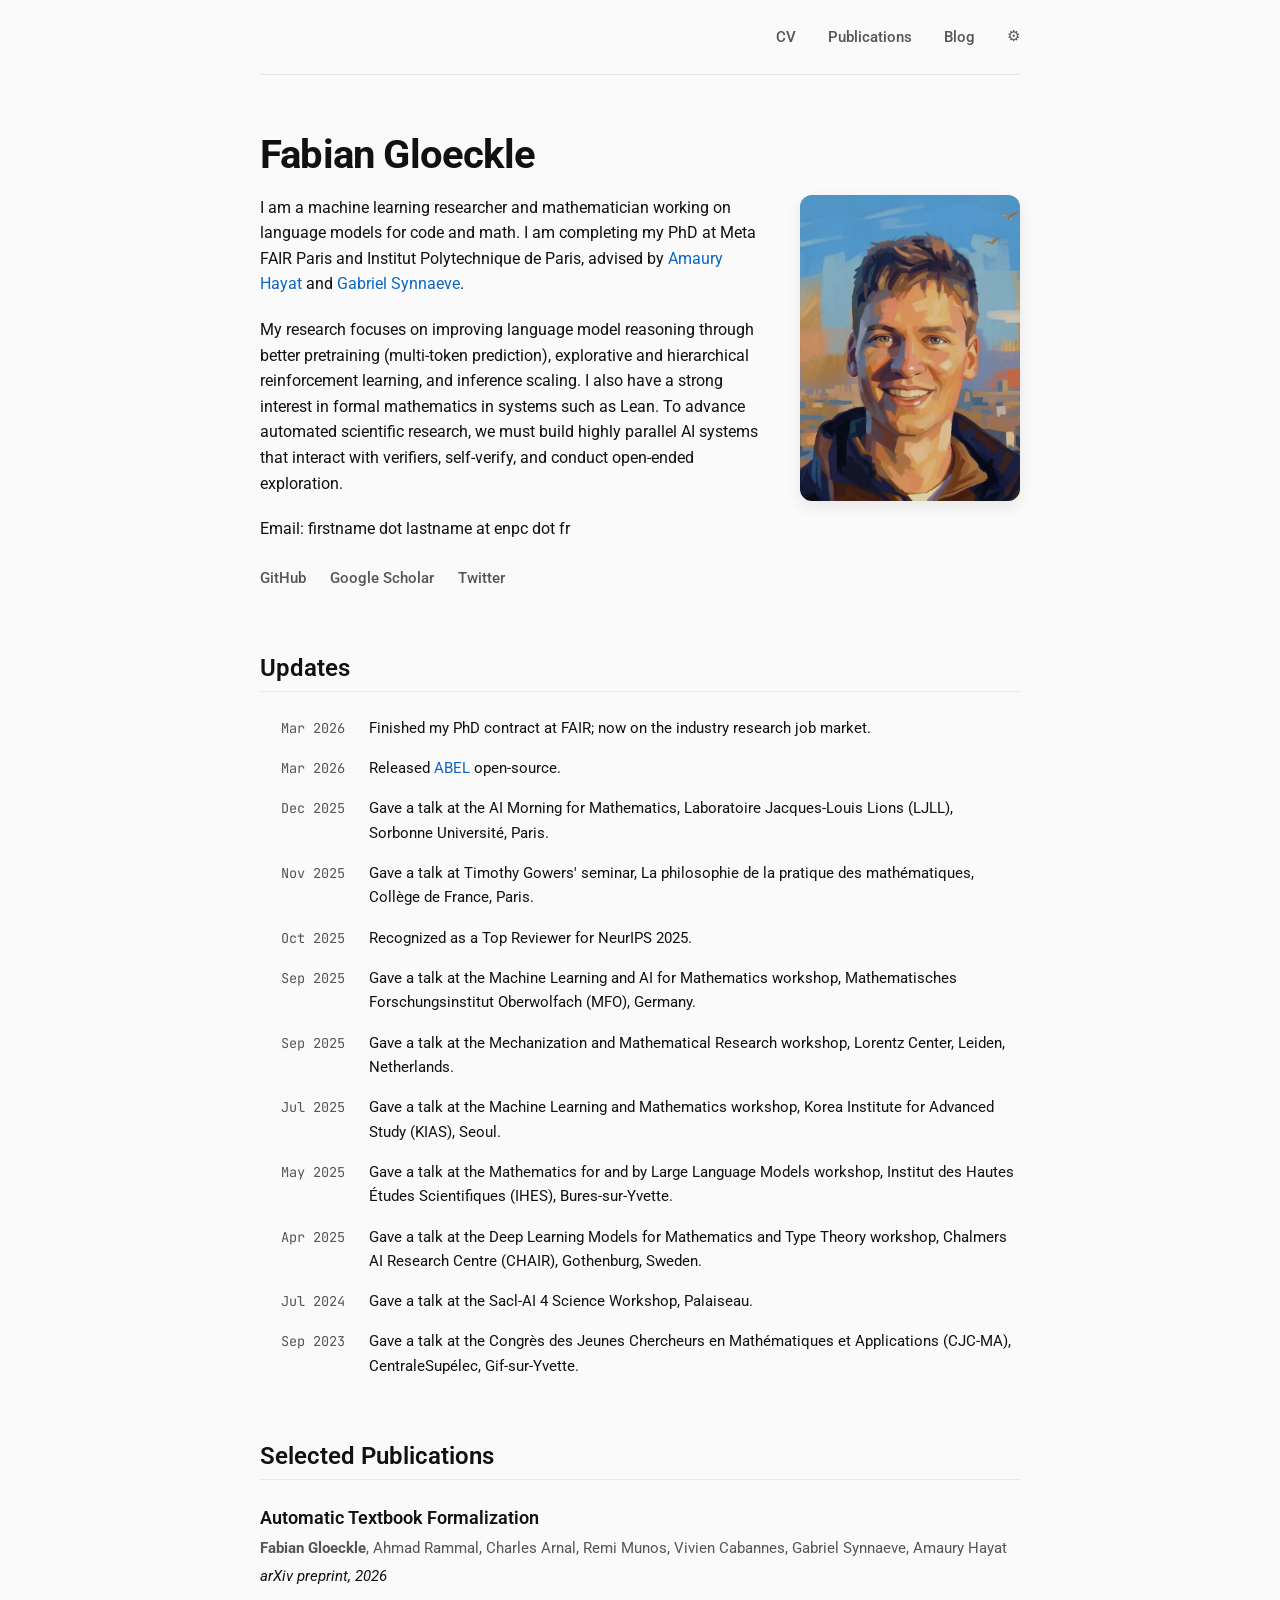
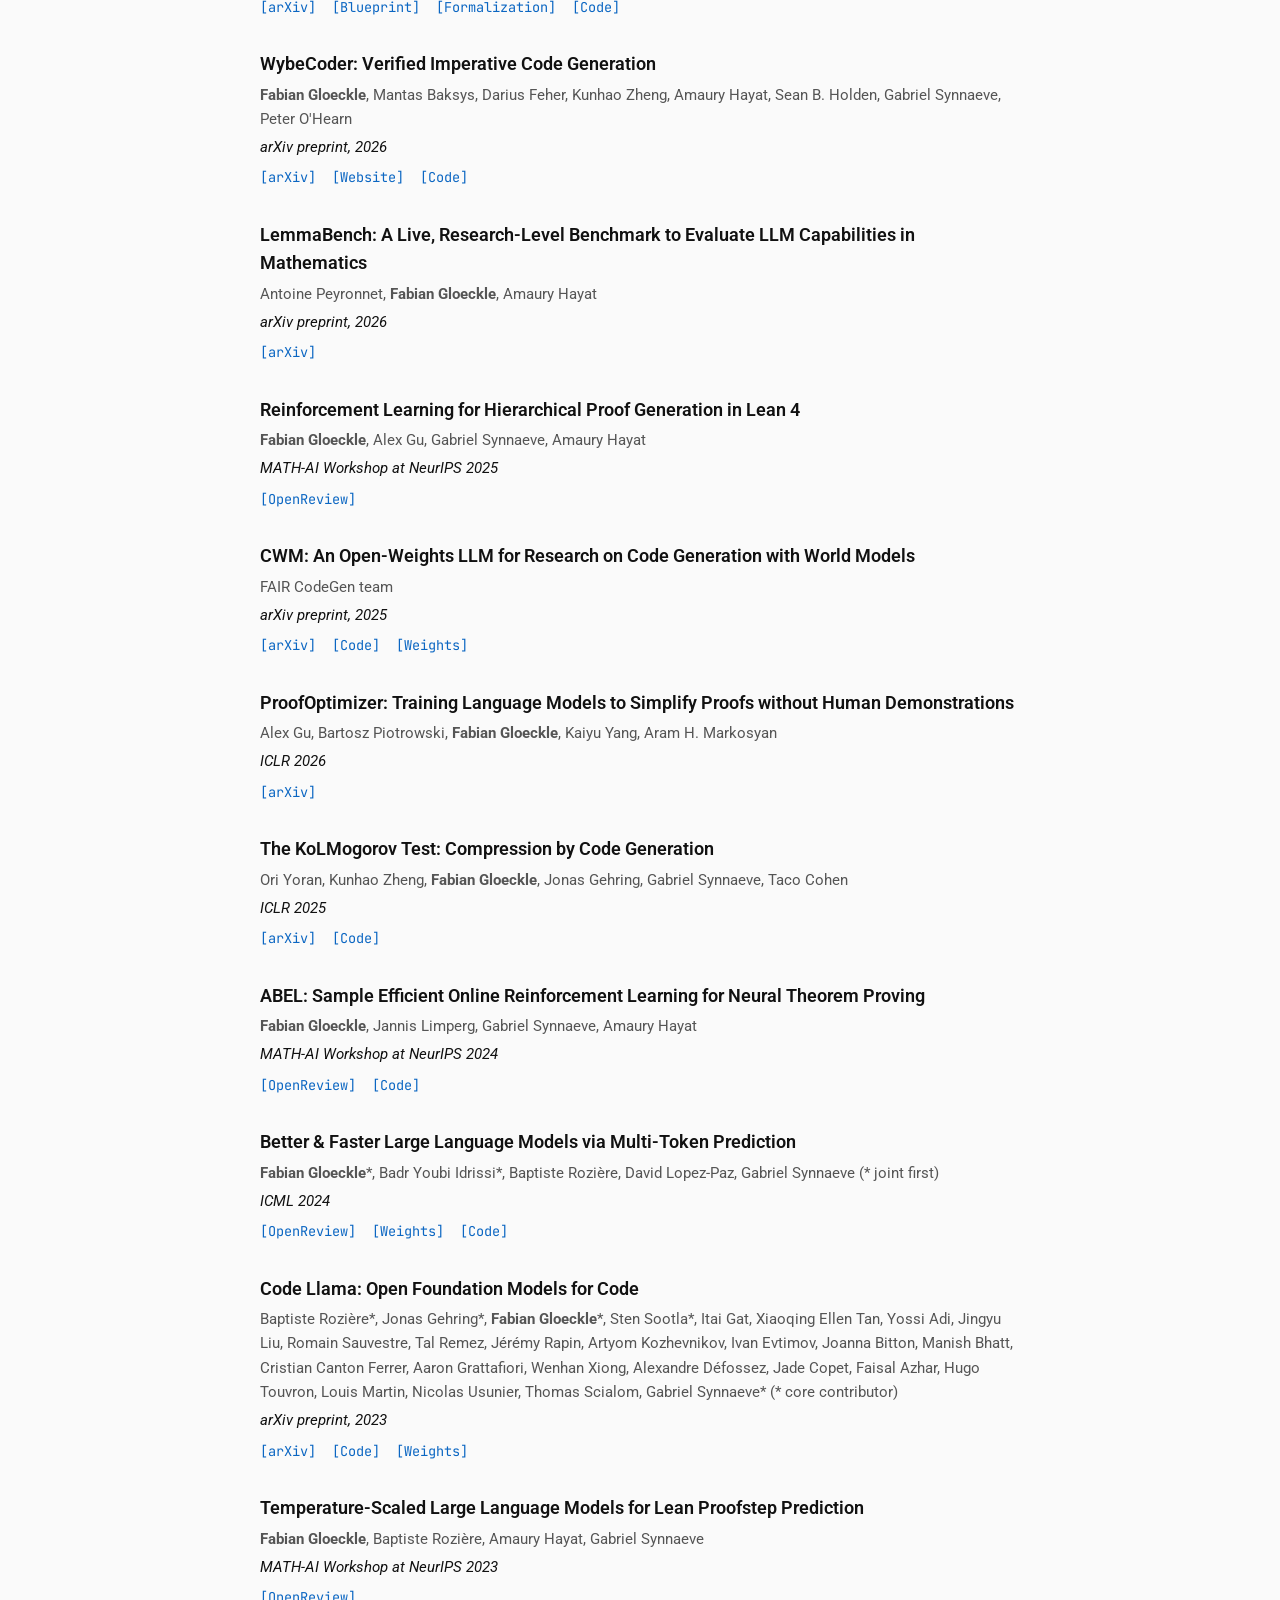
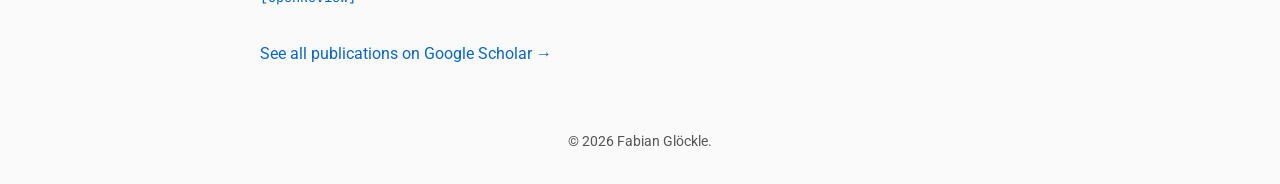
<file: index.html>
<!DOCTYPE html>
<html lang="en">

<head>
    <meta charset="UTF-8">
    <meta name="viewport" content="width=device-width, initial-scale=1.0">
    <title>Fabian Gloeckle</title>
    <link rel="icon" type="image/svg+xml" href="favicon.svg">
    <link rel="icon" type="image/x-icon" href="favicon.ico">
    <meta name="description" content="Personal website of Fabian Gloeckle.">
    <meta name="google-site-verification" content="v7B6KQCCr90jTSZ-_ndSMaSWF-pKSd4918Ts2Q96NRI" />

    <!-- Google Fonts -->
    <link rel="preconnect" href="https://fonts.googleapis.com">
    <link rel="preconnect" href="https://fonts.gstatic.com" crossorigin>
    <link
        href="https://fonts.googleapis.com/css2?family=Roboto:wght@400;500;600;700&family=JetBrains+Mono:wght@400;500&display=swap"
        rel="stylesheet">

    <!-- Main Styles -->
    <link rel="stylesheet" href="css/style.css">

    <script>
        (function () {
            try {
                var theme = localStorage.getItem('theme');
                if (theme === 'light' || theme === 'dark') {
                    document.documentElement.setAttribute('data-theme', theme);
                }
            } catch (e) {
                // ignore
            }
        })();
    </script>
</head>

<body>
    <div class="container">
        <header class="site-header site-header--no-brand">
            <nav>
                <ul>
                    <li><a href="assets/CV.pdf" target="_blank">CV</a></li>
                    <li><a href="#publications">Publications</a></li>
                    <li><a href="blog.html">Blog</a></li>
                    <li>
                        <details>
                            <summary aria-label="Settings" title="Settings">⚙</summary>
                            <div class="settings-dropdown" aria-label="Theme">
                                <button type="button" data-set-theme="system">Theme: System</button>
                                <button type="button" data-set-theme="dark">Theme: Dark</button>
                                <button type="button" data-set-theme="light">Theme: Light</button>
                            </div>
                        </details>
                    </li>
                </ul>
            </nav>
        </header>

        <main>
            <!-- Introduction Section -->
            <h1 class="desktop-only">Fabian Gloeckle</h1>
            <section class="intro">
                <div class="intro-header mobile-only">
                    <h1>Fabian<br>Gloeckle</h1>
                    <!-- Portrait image -->
                    <img src="assets/profile.webp" alt="Fabian Gloeckle Portrait" class="profile-pic-mobile"
                        onerror="this.style.display='none'">
                </div>
                <div class="intro-text">
                    <p>
                        I am a machine learning researcher and mathematician working on language models for code and
                        math. I am completing my PhD at Meta FAIR Paris and Institut Polytechnique de Paris, advised by
                        <a href="https://cermics.enpc.fr/~hayata/index_en.html" target="_blank"
                            rel="noopener noreferrer">Amaury Hayat</a> and <a href="https://syhw.github.io/"
                            target="_blank" rel="noopener noreferrer">Gabriel Synnaeve</a>.
                    </p>
                    <p>
                        My research focuses on improving language model reasoning through better pretraining
                        (multi-token prediction), explorative and hierarchical reinforcement learning, and inference
                        scaling. I also have a strong interest in formal mathematics in systems such as Lean. To advance
                        automated scientific research, we must build highly parallel AI systems that interact with
                        verifiers, self-verify, and conduct open-ended exploration.
                    </p>
                    <p>Email: firstname dot lastname at enpc dot fr</p>

                    <div class="social-links">
                        <a href="https://github.com/faabian" target="_blank" rel="noopener noreferrer">GitHub</a>
                        <a href="https://scholar.google.com/citations?user=fcJXuBkAAAAJ" target="_blank"
                            rel="noopener noreferrer">Google Scholar</a>
                        <a href="https://twitter.com/FabianGloeckle" target="_blank"
                            rel="noopener noreferrer">Twitter</a>
                    </div>
                </div>
                <!-- Portrait image -->
                <img src="assets/profile.webp" alt="Fabian Gloeckle Portrait" class="profile-pic desktop-only"
                    onerror="this.style.display='none'">
            </section>

            <!-- Updates / News Section -->
            <section id="updates">
                <h2>Updates</h2>
                <ul class="updates-list">
                    <li class="update-item">
                        <span class="update-date">Mar 2026</span>
                        <span>Finished my PhD contract at FAIR; now on the industry research job market.</span>
                    </li>
                    <li class="update-item">
                        <span class="update-date">Mar 2026</span>
                        <span>Released <a href="https://github.com/facebookresearch/abel" target="_blank" rel="noopener noreferrer">ABEL</a> open-source.</span>
                    </li>
                    <li class="update-item">
                        <span class="update-date">Dec 2025</span>
                        <span>Gave a talk at the AI Morning for Mathematics, Laboratoire Jacques-Louis Lions (LJLL),
                            Sorbonne Université, Paris.</span>
                    </li>
                    <li class="update-item">
                        <span class="update-date">Nov 2025</span>
                        <span>Gave a talk at Timothy Gowers' seminar, La philosophie de la pratique des mathématiques,
                            Collège de France, Paris.</span>
                    </li>
                    <li class="update-item">
                        <span class="update-date">Oct 2025</span>
                        <span>Recognized as a Top Reviewer for NeurIPS 2025.</span>
                    </li>
                    <li class="update-item">
                        <span class="update-date">Sep 2025</span>
                        <span>Gave a talk at the Machine Learning and AI for Mathematics workshop, Mathematisches
                            Forschungsinstitut Oberwolfach (MFO), Germany.</span>
                    </li>
                    <li class="update-item">
                        <span class="update-date">Sep 2025</span>
                        <span>Gave a talk at the Mechanization and Mathematical Research workshop, Lorentz Center,
                            Leiden, Netherlands.</span>
                    </li>
                    <li class="update-item">
                        <span class="update-date">Jul 2025</span>
                        <span>Gave a talk at the Machine Learning and Mathematics workshop, Korea Institute for Advanced
                            Study (KIAS), Seoul.</span>
                    </li>
                    <li class="update-item">
                        <span class="update-date">May 2025</span>
                        <span>Gave a talk at the Mathematics for and by Large Language Models workshop, Institut des
                            Hautes Études Scientifiques (IHES), Bures-sur-Yvette.</span>
                    </li>
                    <li class="update-item">
                        <span class="update-date">Apr 2025</span>
                        <span>Gave a talk at the Deep Learning Models for Mathematics and Type Theory workshop, Chalmers
                            AI Research Centre (CHAIR), Gothenburg, Sweden.</span>
                    </li>
                    <li class="update-item">
                        <span class="update-date">Jul 2024</span>
                        <span>Gave a talk at the Sacl-AI 4 Science Workshop, Palaiseau.</span>
                    </li>
                    <li class="update-item">
                        <span class="update-date">Sep 2023</span>
                        <span>Gave a talk at the Congrès des Jeunes Chercheurs en Mathématiques et Applications
                            (CJC-MA), CentraleSupélec, Gif-sur-Yvette.</span>
                    </li>
                </ul>
            </section>

            <!-- Publications Section -->
            <section id="publications">
                <h2>Selected Publications</h2>

                <div id="publications-container">
                    <p>Loading publications...</p>
                </div>
                <script>
                    fetch('papers.html')
                        .then(response => response.text())
                        .then(html => {
                            document.getElementById('publications-container').innerHTML = html;
                        })
                        .catch(error => {
                            console.error('Error loading publications:', error);
                            document.getElementById('publications-container').innerHTML = '<p>Error loading publications.</p>';
                        });
                </script>
                <p style="margin-top: 1rem;"><a href="https://scholar.google.com/citations?user=fcJXuBkAAAAJ"
                        target="_blank">See all publications on Google Scholar &rarr;</a></p>
            </section>
        </main>

        <footer
            style="margin-top: 4rem; text-align: center; padding-bottom: 2rem; color: var(--secondary-text); font-size: 0.85rem;">
            &copy; 2026 Fabian Glöckle.
        </footer>
    </div>

    <script src="js/theme.js" defer></script>
</body>

</html>
</file>
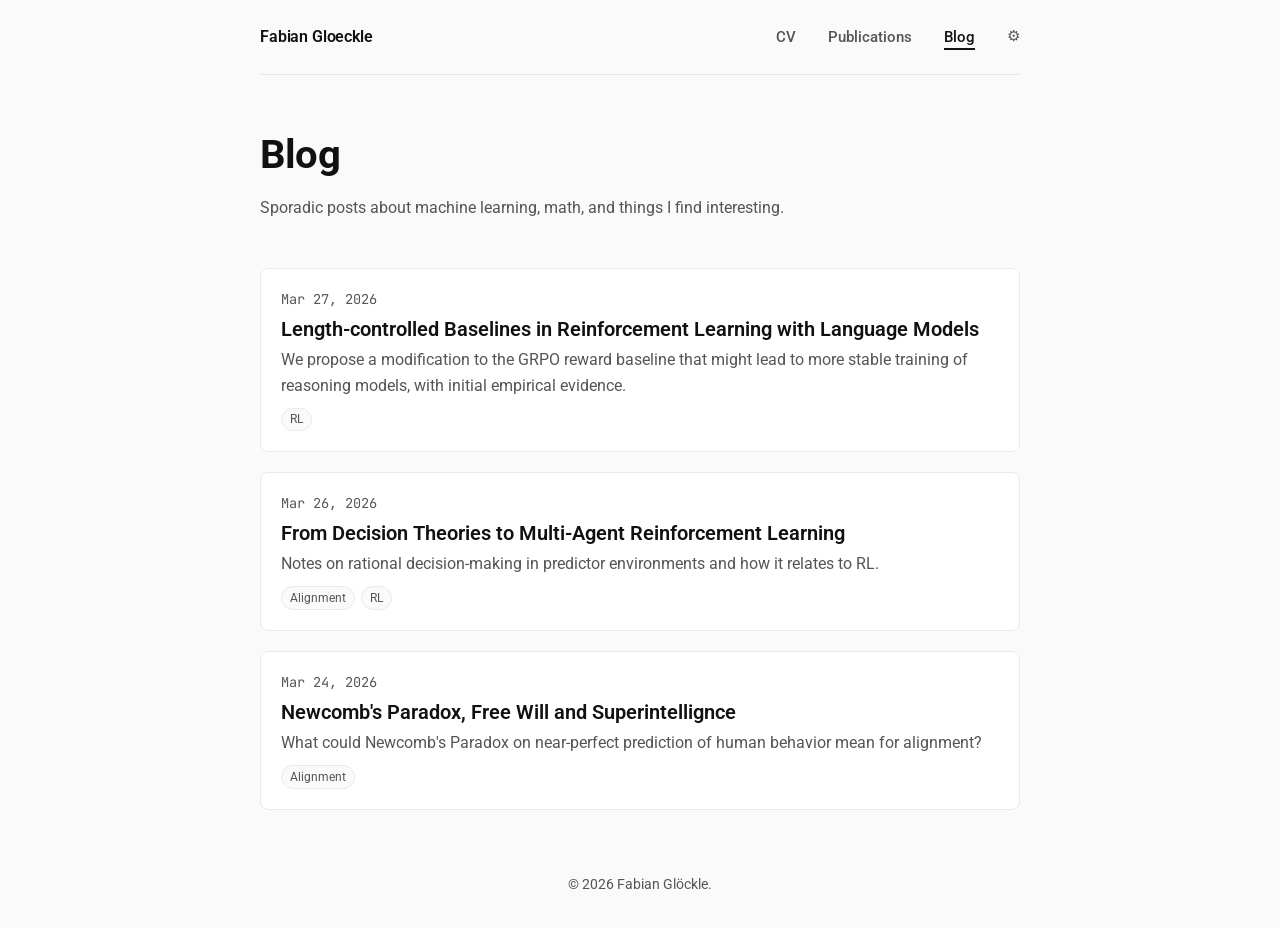
<file: blog.html>
<!DOCTYPE html>
<html lang="en">
<head>
    <meta charset="UTF-8">
    <meta name="viewport" content="width=device-width, initial-scale=1.0">
    <title>Blog | Fabian Gloeckle</title>
    <link rel="icon" type="image/svg+xml" href="favicon.svg">
    <link rel="icon" type="image/x-icon" href="favicon.ico">
    <meta name="description" content="Blog and writings by Fabian Gloeckle.">
    
    <link rel="preconnect" href="https://fonts.googleapis.com">
    <link rel="preconnect" href="https://fonts.gstatic.com" crossorigin>
    <link href="https://fonts.googleapis.com/css2?family=Roboto:wght@400;500;600;700&family=JetBrains+Mono:wght@400;500&display=swap" rel="stylesheet">
    
    <link rel="stylesheet" href="css/style.css">
    <link rel="stylesheet" href="css/blog.css">

        <script>
            (function () {
                try {
                    var theme = localStorage.getItem('theme');
                    if (theme === 'light' || theme === 'dark') {
                        document.documentElement.setAttribute('data-theme', theme);
                    }
                } catch (e) {
                    // ignore
                }
            })();
        </script>
</head>
<body>
    <div class="container">
        <header class="site-header">
            <a href="index.html" class="logo" aria-label="Home">Fabian Gloeckle</a>
            <nav>
                <ul>
                    <li><a href="assets/CV.pdf" target="_blank">CV</a></li>
                    <li><a href="index.html#publications">Publications</a></li>
                    <li><a href="blog.html" class="active">Blog</a></li>
                    <li>
                        <details>
                            <summary aria-label="Settings" title="Settings">⚙</summary>
                            <div class="settings-dropdown" aria-label="Theme">
                                <button type="button" data-set-theme="system">Theme: System</button>
                                <button type="button" data-set-theme="dark">Theme: Dark</button>
                                <button type="button" data-set-theme="light">Theme: Light</button>
                            </div>
                        </details>
                    </li>
                </ul>
            </nav>
        </header>

        <main>
            <h1>Blog</h1>
            <p style="color: var(--secondary-text); margin-bottom: 3rem;">Sporadic posts about machine learning, math, and things I find interesting.</p>

            <ul class="post-list">
                <li class="post-item">
                    <div class="post-date">Mar 27, 2026</div>
                    <h2 class="post-title"><a href="blog/alpha.html">Length-controlled Baselines in Reinforcement Learning with Language Models</a></h2>
                    <p class="post-excerpt">We propose a modification to the GRPO reward baseline that might lead to more stable training of reasoning models, with initial empirical evidence.</p>
                    <div class="post-tags"><span class="tag-chip">RL</span></div>
                </li>
                <li class="post-item">
                    <div class="post-date">Mar 26, 2026</div>
                    <h2 class="post-title"><a href="blog/dt.html">From Decision Theories to Multi-Agent Reinforcement Learning</a></h2>
                    <p class="post-excerpt">Notes on rational decision-making in predictor environments and how it relates to RL.</p>
                    <div class="post-tags"><span class="tag-chip">Alignment</span><span class="tag-chip">RL</span></div>
                </li>
                <li class="post-item">
                    <div class="post-date">Mar 24, 2026</div>
                    <h2 class="post-title"><a href="blog/newcomb.html">Newcomb's Paradox, Free Will and Superintellignce</a></h2>
                    <p class="post-excerpt">What could Newcomb's Paradox on near-perfect prediction of human behavior mean for alignment?</p>
                    <div class="post-tags"><span class="tag-chip">Alignment</span></div>
                </li>
            </ul>
        </main>
        
        <footer style="margin-top: 4rem; text-align: center; padding-bottom: 2rem; color: var(--secondary-text); font-size: 0.85rem;">
            &copy; 2026 Fabian Glöckle.
        </footer>
    </div>

    <script src="js/theme.js" defer></script>
</body>
</html>
</file>
<file: css/style.css>
:root {
  /* Color Palette - Minimalist Academic */
  --bg-color: #fafafa;
  --text-color: #111111;
  --secondary-text: #555555;
  --accent-color: #0b66c2;
  --accent-hover: #004182;
  --border-color: #eaeaea;
  --card-bg: #ffffff;
  --header-bg: rgba(250, 250, 250, 0.85);
  
  /* Typography */
  --font-sans: 'Roboto', -apple-system, BlinkMacSystemFont, 'Segoe UI', Helvetica, Arial, sans-serif;
  --font-mono: 'JetBrains Mono', 'Fira Code', Consolas, monospace;
}

/* Manual theme overrides (set via html[data-theme]) */
html[data-theme="light"] {
  --bg-color: #fafafa;
  --text-color: #111111;
  --secondary-text: #555555;
  --accent-color: #0b66c2;
  --accent-hover: #004182;
  --border-color: #eaeaea;
  --card-bg: #ffffff;
  --header-bg: rgba(250, 250, 250, 0.85);
}

html[data-theme="dark"] {
  /* Softer dark mode: slightly lighter surfaces + less stark text */
  --bg-color: #202124;
  --text-color: #e6e6e9;
  --secondary-text: #b3b3bb;
  --accent-color: #60a5fa;
  --accent-hover: #93c5fd;
  --border-color: #3a3a42;
  --card-bg: #26272b;
  --header-bg: rgba(32, 33, 36, 0.85);
}

@media (prefers-color-scheme: dark) {
  :root {
    /* Softer dark mode: slightly lighter surfaces + less stark text */
    --bg-color: #202124;
    --text-color: #e6e6e9;
    --secondary-text: #b3b3bb;
    --accent-color: #60a5fa;
    --accent-hover: #93c5fd;
    --border-color: #3a3a42;
    --card-bg: #26272b;
    --header-bg: rgba(32, 33, 36, 0.85);
  }
}

* {
  box-sizing: border-box;
  margin: 0;
  padding: 0;
}

html {
  scroll-behavior: smooth;
  scroll-padding-top: 90px; /* Accounts for sticky header */
}

body {
  font-family: var(--font-sans);
  background-color: var(--bg-color);
  color: var(--text-color);
  line-height: 1.6;
  -webkit-font-smoothing: antialiased;
  -moz-osx-font-smoothing: grayscale;
}

/* Layout */
.container {
  max-width: 800px;
  margin: 0 auto;
  padding: 0 20px;
}

/* Typography Hierarchy */
h1, h2, h3, h4, h5, h6 {
  color: var(--text-color);
  line-height: 1.2;
}

h1 {
  font-size: 2.5rem;
  font-weight: 700;
  letter-spacing: -0.02em;
  margin-bottom: 1rem;
}

h2 {
  font-size: 1.5rem;
  font-weight: 600;
  margin-top: 3.5rem;
  margin-bottom: 1.5rem;
  padding-bottom: 0.5rem;
  border-bottom: 1px solid var(--border-color);
}

p {
  margin-bottom: 1.25rem;
  color: var(--text-color);
}

a {
  color: var(--accent-color);
  text-decoration: none;
  transition: color 0.2s ease, text-decoration 0.2s ease;
}

a:hover {
  color: var(--accent-hover);
  text-decoration: underline;
}

/* Top site navigation header (avoid styling article/post <header> blocks) */
.site-header {
  position: sticky;
  top: 0;
  z-index: 100;
  background: var(--header-bg);
  backdrop-filter: blur(8px);
  -webkit-backdrop-filter: blur(8px);
  padding: 1.5rem 0; /* Slightly more vertical padding inside header */
  border-bottom: 1px solid rgba(0, 0, 0, 0.08); /* Much softer line */
  margin-bottom: 3.5rem; /* Pushes the H1 further down */

  display: flex;
  align-items: center;
  justify-content: space-between;
  gap: 1.75rem;
}

.site-header--no-brand {
  justify-content: flex-end;
}

/* Make sure the dark mode border is also subtle */
@media (prefers-color-scheme: dark) {
  .site-header {
    border-bottom: 1px solid rgba(255, 255, 255, 0.08);
  }
}

.logo {
  color: var(--text-color);
  font-weight: 600;
  font-size: 1rem;
  letter-spacing: -0.01em;
  text-decoration: none;
  white-space: nowrap;
}

.logo:hover {
  color: var(--text-color);
  text-decoration: underline;
  text-decoration-thickness: 1.5px;
  text-underline-offset: 6px;
}

nav ul {
  list-style: none;
  display: flex;
  justify-content: flex-end;
  gap: 2rem;
}

nav a {
  color: var(--secondary-text);
  font-weight: 500;
  font-size: 0.95rem;
  transition: color 0.2s ease;
  text-decoration: none;
}

nav button {
  background: none;
  border: none;
  padding: 0;
  margin: 0;
  color: var(--secondary-text);
  font: inherit;
  font-weight: 500;
  font-size: 0.95rem;
  cursor: pointer;
  transition: color 0.2s ease;
}

nav button:hover {
  color: var(--text-color);
  text-decoration: underline;
  text-decoration-thickness: 1.5px;
  text-underline-offset: 6px;
}

/* Settings dropdown (theme switcher) */
nav details {
  position: relative;
}

nav summary {
  list-style: none;
  cursor: pointer;
  user-select: none;
  color: var(--secondary-text);
  font-weight: 500;
  font-size: 0.95rem;
  transition: color 0.2s ease;
}

nav summary::-webkit-details-marker {
  display: none;
}

nav summary:hover {
  color: var(--text-color);
  text-decoration: underline;
  text-decoration-thickness: 1.5px;
  text-underline-offset: 6px;
}

nav details[open] summary {
  color: var(--text-color);
}

.settings-dropdown {
  position: absolute;
  right: 0;
  top: calc(100% + 0.75rem);
  min-width: 160px;
  background: var(--card-bg);
  border: 1px solid var(--border-color);
  border-radius: 10px;
  padding: 0.4rem;
  display: flex;
  flex-direction: column;
  gap: 0.2rem;
  z-index: 200;
}

.settings-dropdown button {
  width: 100%;
  text-align: left;
  padding: 0.45rem 0.65rem;
  border-radius: 8px;
  text-decoration: none;
}

.settings-dropdown button:hover {
  text-decoration: none;
  color: var(--text-color);
  background: var(--bg-color);
}

.settings-dropdown button[data-active="true"] {
  color: var(--text-color);
  font-weight: 600;
}

nav a:hover {
  color: var(--text-color);
  text-decoration: underline;
  text-decoration-thickness: 1.5px;
  text-underline-offset: 6px;
}

nav a.active {
  color: var(--text-color);
  text-decoration: underline;
  text-decoration-thickness: 2px;
  text-underline-offset: 6px;
  box-shadow: none; /* Clears the old weird box effect */
}

/* Intro Section */
.intro {
  display: flex;
  align-items: flex-start;
  gap: 2.5rem;
  margin-bottom: 4rem;
}

.intro-text {
  flex: 1;
}

.social-links {
  margin-top: 1.5rem;
  display: flex;
  gap: 1.5rem;
}

.social-links a {
  font-size: 0.95rem;
  font-weight: 500;
  color: var(--secondary-text);
}

.social-links a:hover {
  color: var(--accent-color);
  text-decoration: none;
}

/* Profiles/Avatars */
.profile-pic {
  width: 220px;
  height: auto;
  max-height: 320px;
  border-radius: 12px;
  object-fit: cover;
  background-color: var(--border-color);
  flex-shrink: 0;
  /* Dim slightly to blend gracefully, retaining full color warmth */
  filter: brightness(0.9) contrast(0.95);
  transition: filter 0.4s ease, transform 0.4s ease;
  box-shadow: 0 6px 16px rgba(0, 0, 0, 0.08);
}

.profile-pic:hover {
  filter: brightness(1.02) contrast(1.02);
  transform: scale(1.02);
}

/* Updates/Timeline (Terminal Structure) */
.updates-list {
  list-style: none;
  margin-bottom: 4rem;
}

.update-item {
  display: flex;
  gap: 1.5rem;
  margin-bottom: 1rem;
  font-size: 0.95rem;
  align-items: baseline;
}

.update-date {
  color: var(--secondary-text);
  font-family: var(--font-mono);
  font-size: 0.85rem;
  min-width: 85px;
  text-align: right;
  flex-shrink: 0;
}

/* Publications */
.publication {
  margin-bottom: 2rem;
}

.pub-title {
  font-weight: 600;
  font-size: 1.1rem;
  margin-bottom: 0.25rem;
  color: var(--text-color);
}

.pub-authors {
  color: var(--secondary-text);
  font-size: 0.95rem;
  margin-bottom: 0.25rem;
}

.pub-venue {
  font-style: italic;
  font-size: 0.95rem;
  margin-bottom: 0.5rem;
}

.pub-links {
  display: flex;
  gap: 1rem;
  font-size: 0.85rem;
}

.pub-links a {
  display: inline-flex;
  align-items: center;
  gap: 0.25rem;
  font-family: var(--font-mono);
}

.intro-header.mobile-only {
  display: none;
}

.desktop-only {
  display: block;
}

/* Responsive */
@media (max-width: 650px) {
  .desktop-only {
    display: none !important;
  }
  
  .intro-header.mobile-only {
    display: flex;
    flex-direction: row;
    align-items: center;
    justify-content: space-between;
    width: 100%;
    margin-bottom: 1.5rem;
  }
  
  .intro-header h1 {
    font-size: 2.1rem;
    margin: 0;
    line-height: 1.1;
  }

  .profile-pic-mobile {
    width: 100px;
    height: 100px;
    border-radius: 12px;
    object-fit: cover;
    box-shadow: 0 4px 10px rgba(0, 0, 0, 0.1);
  }

  .container {
    padding: 0 10px;
  }

  body {
    font-size: 0.95rem;
  }

  h1 {
    font-size: 2.1rem;
  }

  h2 {
    font-size: 1.35rem;
    margin-top: 3rem;
  }

  .intro {
    flex-direction: column;
  }
  
  .profile-pic {
    width: 140px;
    height: auto;
  }
  
  .update-item {
    flex-direction: column;
    gap: 0.25rem;
  }
  
  .update-date {
    text-align: left;
  }
  
  .site-header {
    flex-direction: column;
    align-items: center;
    gap: 0.9rem;
  }

  nav ul {
    justify-content: center;
    gap: 1.5rem;
  }
}
</file>
<file: css/blog.css>
/* Specific styles for blog posts */
.post-list {
    list-style: none;
    margin: 0;
    padding: 0;
    display: flex;
    flex-direction: column;
    gap: 1.25rem;
}

.post-item {
    background-color: var(--card-bg);
    border: 1px solid var(--border-color);
    border-radius: 8px;
    padding: 1.25rem;
}

.post-date {
    color: var(--secondary-text);
    font-family: var(--font-mono);
    font-size: 0.85rem;
    margin-bottom: 0.35rem;
}

/* Override the global h2 styling on the blog index */
.post-title {
    margin: 0 0 0.4rem 0;
    padding-bottom: 0;
    border-bottom: none;
    font-size: 1.25rem;
    font-weight: 600;
}

.post-title a {
    color: var(--text-color);
    text-decoration: none;
}

.post-title a:hover {
    color: var(--accent-color);
    text-decoration: underline;
    text-decoration-thickness: 1.5px;
    text-underline-offset: 4px;
}

.post-excerpt {
    color: var(--secondary-text);
    margin: 0.2rem 0 0.6rem 0;
}

.post-tags {
    display: flex;
    flex-wrap: wrap;
    gap: 0.4rem;
}

.tag-chip {
    display: inline-block;
    font-size: 0.75rem;
    color: var(--secondary-text);
    border: 1px solid var(--border-color);
    background-color: var(--bg-color);
    padding: 0.1rem 0.5rem;
    border-radius: 999px;
    line-height: 1.55;
}

@media (max-width: 650px) {
    .post-list {
        gap: 0;
    }

    .post-item {
        padding: 0.9rem 0;
        border: none;
        background-color: transparent;
        border-radius: 0;
    }

    .post-item + .post-item {
        border-top: 1px solid var(--border-color);
    }

    .post-title {
        font-size: 1.15rem;
    }

    .post-excerpt {
        margin-bottom: 0.5rem;
    }

    .tag-chip {
        font-size: 0.72rem;
    }

    .post-header h1 {
        font-size: 2.1rem;
    }

    .post-content {
        font-size: 1rem;
    }
}

.post-header {
    margin-bottom: 2.5rem;
}

.post-header h1 {
    font-size: 2.5rem;
    margin-bottom: 0.5rem;
}

.post-meta {
    color: var(--secondary-text);
    font-family: var(--font-mono);
    font-size: 0.9rem;
    margin-bottom: 0.85rem;
}

.post-content {
    font-size: 1.05rem;
    line-height: 1.7;
}

.post-content h2, .post-content h3 {
    margin-top: 2.5rem;
}

.post-content p {
    margin-bottom: 1.5rem;
}

pre {
    background-color: var(--card-bg);
    border: 1px solid var(--border-color);
    padding: 1.25rem;
    border-radius: 6px;
    overflow-x: auto;
    margin: 2rem 0;
    font-family: var(--font-mono);
    font-size: 0.9rem;
}

code {
    font-family: var(--font-mono);
    background-color: var(--card-bg);
    padding: 0.2em 0.4em;
    border-radius: 3px;
    font-size: 0.9em;
    border: 1px solid var(--border-color);
}

pre code {
    border: none;
    padding: 0;
    background: none;
}

blockquote {
    border-left: 4px solid var(--accent-color);
    padding-left: 1rem;
    margin: 1.5rem 0;
    color: var(--secondary-text);
    font-style: italic;
}

.back-link {
    display: inline-block;
    margin-bottom: 2rem;
    font-family: var(--font-mono);
    font-size: 0.9rem;
}

.post-content ul,
.post-content ol {
    margin-bottom: 1.5rem;
    padding-left: 2rem;
}

.post-content li {
    margin-bottom: 0.5rem;
}

.post-content ul {
    list-style-type: disc;
}

.post-content ol {
    list-style-type: decimal;
}
</file>
